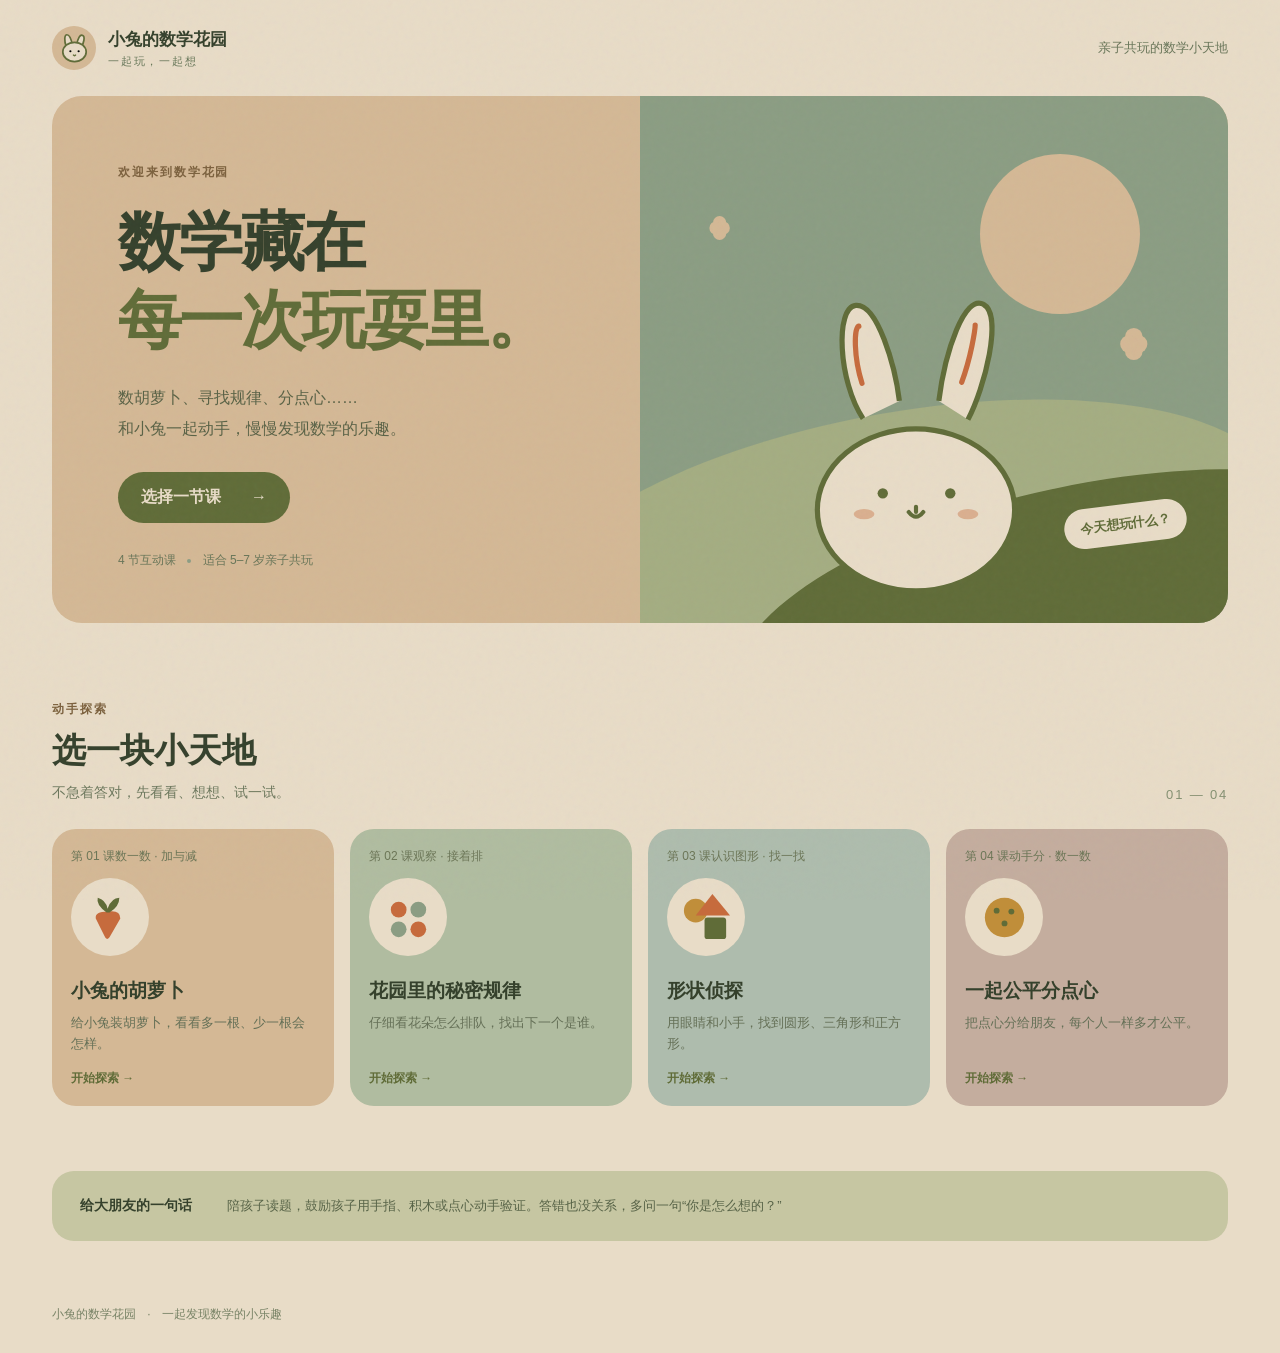
<file: index.html>
<!doctype html>
<html lang="zh-CN"><head><meta charset="utf-8"><meta name="viewport" content="width=device-width, initial-scale=1"><meta name="theme-color" content="#e8dcc7"><meta name="description" content="四节可以动手玩的儿童数学课，适合亲子一起探索。"><title>小兔的数学花园</title><link rel="stylesheet" href="style.css"></head>
<body>
<header class="site-header"><a href="#home" class="brand" aria-label="小兔的数学花园首页"><span class="brand-mark"><svg viewBox="0 0 48 48" aria-hidden="true"><path d="M12 21C9 14 9 4 13 4c4 0 7 10 8 15m6 0C29 9 32 3 36 5c4 2 1 12-2 17" fill="#e8dcc7" stroke="#606c38" stroke-width="2.5"/><ellipse cx="24" cy="29" rx="17" ry="14" fill="#e8dcc7" stroke="#606c38" stroke-width="2.5"/><circle cx="18" cy="28" r="1.6"/><circle cx="30" cy="28" r="1.6"/><path d="M22 33q2 3 4 0" fill="none" stroke="#606c38" stroke-width="2"/></svg></span><span>小兔的数学花园<small>一起玩，一起想</small></span></a><span class="header-note">亲子共玩的数学小天地</span></header>
<main><section id="home" class="home-view"><div class="hero"><div class="hero-copy"><span class="eyebrow">欢迎来到数学花园</span><h1>数学藏在<br><em>每一次玩耍里。</em></h1><p>数胡萝卜、寻找规律、分点心……<br>和小兔一起动手，慢慢发现数学的乐趣。</p><a class="primary" href="#lessons">选择一节课 <span aria-hidden="true">→</span></a><div class="hero-foot">4 节互动课 <i></i> 适合 5–7 岁亲子共玩</div></div><div class="hero-art" aria-hidden="true"><div class="sun"></div><div class="hill hill-back"></div><div class="hill hill-front"></div><svg class="rabbit" viewBox="0 0 260 290"><path d="M79 119C55 83 52 12 72 10c21-2 38 59 42 92M152 102c6-48 25-103 43-93 19 10 1 81-15 111" fill="#e8dcc7" stroke="#606c38" stroke-width="5"/><path d="M78 85C70 60 70 31 75 30M174 84c9-24 13-51 13-55" fill="none" stroke="#c66b3d" stroke-width="5" stroke-linecap="round"/><ellipse cx="130" cy="207" rx="95" ry="78" fill="#e8dcc7" stroke="#606c38" stroke-width="5"/><circle cx="98" cy="191" r="5" fill="#606c38"/><circle cx="163" cy="191" r="5" fill="#606c38"/><ellipse cx="80" cy="211" rx="10" ry="5" fill="#c66b3d" opacity=".4"/><ellipse cx="180" cy="211" rx="10" ry="5" fill="#c66b3d" opacity=".4"/><path d="M123 209q7 9 14 0m-7 0v-5" fill="none" stroke="#606c38" stroke-width="4" stroke-linecap="round"/></svg><div class="art-label">今天想玩什么？</div><div class="floating-flower f1"></div><div class="floating-flower f2"></div></div></div><section class="lesson-section" id="lessons"><div class="section-heading"><div><span class="eyebrow">动手探索</span><h2>选一块小天地</h2><p>不急着答对，先看看、想想、试一试。</p></div><span class="section-count">01 — 04</span></div><div id="lesson-grid" class="lesson-grid"></div></section><aside class="parent-note"><strong>给大朋友的一句话</strong><p>陪孩子读题，鼓励孩子用手指、积木或点心动手验证。答错也没关系，多问一句“你是怎么想的？”</p></aside></section>
<section id="lesson-view" class="lesson-view" hidden><button class="back" id="back">← 返回课程</button><div id="lesson-content"></div></section></main><footer>小兔的数学花园 <span>·</span> 一起发现数学的小乐趣</footer><script type="module" src="app.mjs"></script></body></html>
</file>
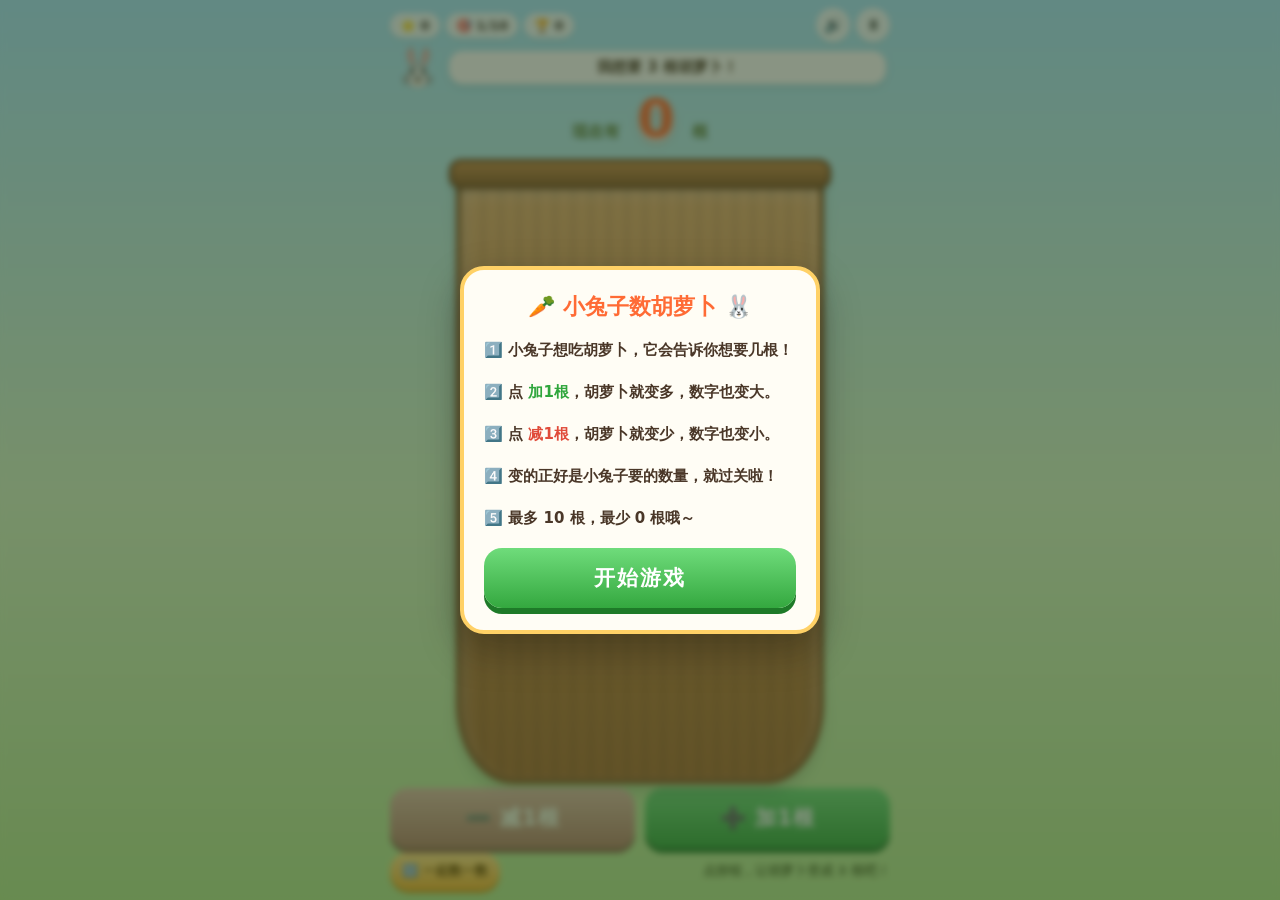
<file: carrot-game.html>
<!DOCTYPE html>
<html lang="zh-CN">
<head>
<meta charset="UTF-8">
<meta name="viewport" content="width=device-width, initial-scale=1.0, maximum-scale=1.0, user-scalable=no">
<title>小兔子数胡萝卜 🥕</title>
<style>
  * { box-sizing: border-box; -webkit-tap-highlight-color: transparent; }

  html, body {
    margin: 0; padding: 0; height: 100%; width: 100%;
    overflow: hidden;
  }

  body {
    font-family: "PingFang SC", "Hiragino Sans GB", "Microsoft YaHei", system-ui, sans-serif;
    background: linear-gradient(180deg, #a8e6ff 0%, #d8f6c8 55%, #b6ea8f 100%);
    display: flex;
    justify-content: center;
    align-items: stretch;
    user-select: none;
    -webkit-user-select: none;
    color: #3b2f2a;
  }

  /* ============ 主布局 ============ */
  #app {
    position: relative;
    width: 100%;
    max-width: 520px;
    height: 100%;
    display: flex;
    flex-direction: column;
    gap: 4px;
    padding: 8px 10px 10px;
  }

  /* ============ 顶部信息条 ============ */
  #hud { display: flex; gap: 6px; align-items: center; flex: 0 0 auto; }

  .hud-item {
    background: rgba(255,255,255,.88);
    border-radius: 999px;
    padding: 5px 10px;
    font-size: 13px;
    font-weight: 800;
    box-shadow: 0 2px 5px rgba(0,0,0,.08);
    white-space: nowrap;
  }

  .hud-spacer { flex: 1; }

  .icon-btn {
    border: none;
    background: rgba(255,255,255,.88);
    border-radius: 999px;
    width: 34px; height: 34px;
    font-size: 15px;
    cursor: pointer;
    box-shadow: 0 2px 5px rgba(0,0,0,.08);
    display: flex; align-items: center; justify-content: center;
    padding: 0;
    font-family: inherit;
  }
  .icon-btn:active { transform: scale(.92); }

  /* ============ 小兔子 + 对话泡 ============ */
  #bunnyRow {
    display: flex;
    align-items: center;
    gap: 8px;
    flex: 0 0 auto;
    padding: 2px 4px;
  }

  #bunny {
    font-size: 38px;
    line-height: 1;
    animation: bob 2s ease-in-out infinite;
    transform-origin: bottom center;
    flex: 0 0 auto;
  }
  @keyframes bob {
    0%,100% { transform: translateY(0); }
    50% { transform: translateY(-6px); }
  }
  #bunny.happy { animation: hop .45s ease-in-out 3; }
  @keyframes hop {
    0%,100% { transform: translateY(0) scale(1); }
    50% { transform: translateY(-18px) scale(1.15); }
  }

  #bubble {
    position: relative;
    background: #fff;
    border-radius: 14px;
    padding: 7px 12px;
    font-size: 15px;
    font-weight: 800;
    box-shadow: 0 3px 8px rgba(0,0,0,.1);
    flex: 1;
    text-align: center;
    color: #4a3728;
  }
  #bubble::before {
    content: '';
    position: absolute;
    left: -8px; top: 50%;
    transform: translateY(-50%);
    border: 8px solid transparent;
    border-right-color: #fff;
  }

  /* ============ 当前数量 ============ */
  #countRow {
    display: flex;
    align-items: baseline;
    justify-content: center;
    gap: 6px;
    flex: 0 0 auto;
  }
  .c-label { font-size: 16px; font-weight: 800; color: #5b7c3a; }

  #countNum {
    font-size: clamp(36px, 12vw, 54px);
    font-weight: 900;
    color: #ff6b35;
    line-height: 1;
    text-shadow: 0 2px 0 #fff, 0 4px 8px rgba(255,107,53,.35);
    display: inline-block;
    min-width: 1.1em;
    text-align: center;
  }
  #countNum.pop { animation: numPop .35s cubic-bezier(.34,1.56,.64,1); }
  @keyframes numPop {
    0% { transform: scale(1); }
    45% { transform: scale(1.4); }
    100% { transform: scale(1); }
  }

  /* ============ 篮子 ============ */
  #basketWrap {
    position: relative;
    flex: 1 1 auto;
    min-height: 158px;
    width: 100%;
    max-width: 380px;
    margin: 0 auto;
  }

  #basket {
    position: absolute;
    left: 6px; right: 6px; bottom: 0; top: 26px;
    background:
      repeating-linear-gradient(90deg, rgba(0,0,0,.05) 0 8px, transparent 8px 18px),
      linear-gradient(180deg, #e8b073, #cd8c4a 45%, #a86e33);
    border: 5px solid #8a5a2b;
    border-radius: 12px 12px 58px 58px / 12px 12px 80px 80px;
    box-shadow: inset 0 10px 18px rgba(255,255,255,.35), 0 8px 14px rgba(0,0,0,.15);
  }

  #basket::before {
    content: '';
    position: absolute;
    left: -12px; right: -12px; top: -22px; height: 24px;
    background: linear-gradient(180deg, #c98b4b, #8a5a2b);
    border-radius: 12px;
    border: 3px solid #6f4520;
    box-shadow: 0 3px 6px rgba(0,0,0,.2);
    z-index: 1;
  }

  #carrots {
    position: absolute;
    left: 20px; right: 20px; top: 30px; bottom: 12px;
    display: grid;
    grid-template-columns: repeat(5, 1fr);
    align-content: end;
    justify-items: center;
    gap: 0;
    z-index: 3;
    pointer-events: none;
  }

  .carrot {
    font-size: clamp(22px, 7.2vw, 32px);
    line-height: 1.12;
    filter: drop-shadow(0 2px 3px rgba(0,0,0,.3));
    display: block;
    transition: transform .2s ease, filter .2s ease;
  }

  .carrot.drop { animation: dropIn .42s cubic-bezier(.34,1.56,.64,1); }
  @keyframes dropIn {
    0% { transform: translateY(-70px) scale(.35) rotate(-30deg); opacity: 0; }
    70% { transform: translateY(4px) scale(1.15) rotate(6deg); opacity: 1; }
    100% { transform: translateY(0) scale(1) rotate(0deg); opacity: 1; }
  }

  .carrot.count-hi {
    transform: scale(1.5) translateY(-4px);
    filter: drop-shadow(0 0 10px #ffd166) drop-shadow(0 0 4px #fff);
  }

  #ghostLayer {
    position: absolute;
    inset: 0;
    pointer-events: none;
    z-index: 4;
  }

  .fly-out { animation: flyOut .42s ease-in forwards; }
  @keyframes flyOut {
    0% { transform: translateY(0) scale(1); opacity: 1; }
    100% { transform: translateY(-90px) scale(.35) rotate(40deg); opacity: 0; }
  }

  /* ============ 加减按钮 ============ */
  #controls { display: flex; gap: 10px; flex: 0 0 auto; }

  #controls button {
    flex: 1;
    min-height: 60px;
    border: none;
    border-radius: 18px;
    font-family: inherit;
    font-size: clamp(17px, 5vw, 21px);
    font-weight: 900;
    color: #fff;
    cursor: pointer;
    letter-spacing: 1px;
    transition: transform .08s ease, box-shadow .08s ease, filter .2s;
    touch-action: manipulation;
  }

  #plusBtn {
    background: linear-gradient(180deg, #6fdc7b, #34a83f);
    box-shadow: 0 5px 0 #1e7a28;
  }
  #minusBtn {
    background: linear-gradient(180deg, #ff9285, #e04b3a);
    box-shadow: 0 5px 0 #a3301f;
  }
  #plusBtn:active { transform: translateY(5px); box-shadow: 0 0 0 #1e7a28; }
  #minusBtn:active { transform: translateY(5px); box-shadow: 0 0 0 #a3301f; }

  #controls button.dim { filter: grayscale(.55) brightness(1.12); opacity: .78; }

  .shake { animation: shakeX .4s; }
  @keyframes shakeX {
    0%,100% { transform: translateX(0); }
    20% { transform: translateX(-8px); }
    40% { transform: translateX(8px); }
    60% { transform: translateX(-6px); }
    80% { transform: translateX(6px); }
  }

  /* ============ 提示行 ============ */
  #hintRow { display: flex; align-items: center; gap: 8px; flex: 0 0 auto; }

  #countBtn {
    border: none;
    border-radius: 999px;
    padding: 8px 12px;
    background: linear-gradient(180deg, #ffe08a, #f5b731);
    color: #6b4a00;
    font-weight: 900;
    font-size: 13px;
    font-family: inherit;
    cursor: pointer;
    white-space: nowrap;
    box-shadow: 0 3px 0 #c99118;
    min-height: 38px;
    flex: 0 0 auto;
  }
  #countBtn:active { transform: translateY(3px); box-shadow: none; }

  #hint {
    flex: 1;
    font-size: 13px;
    font-weight: 700;
    color: #5b7c3a;
    text-align: right;
    line-height: 1.3;
  }
  #hint.warn { color: #d94b32; }

  /* ============ 星星弹出 ============ */
  .stars-pop {
    position: absolute;
    left: 50%;
    top: 8%;
    transform: translateX(-50%);
    font-size: 30px;
    z-index: 12;
    animation: starsUp 1.6s ease-out forwards;
    pointer-events: none;
    filter: drop-shadow(0 2px 4px rgba(0,0,0,.25));
    white-space: nowrap;
  }
  @keyframes starsUp {
    0% { opacity: 0; transform: translateX(-50%) translateY(20px) scale(.5); }
    30% { opacity: 1; transform: translateX(-50%) translateY(0) scale(1.2); }
    100% { opacity: 0; transform: translateX(-50%) translateY(-44px) scale(1); }
  }

  /* ============ 覆盖层 ============ */
  .overlay {
    position: fixed;
    inset: 0;
    background: rgba(40, 60, 30, .55);
    backdrop-filter: blur(3px);
    -webkit-backdrop-filter: blur(3px);
    display: flex;
    align-items: center;
    justify-content: center;
    z-index: 50;
    padding: 16px;
  }
  .overlay.hidden { display: none; }

  .panel {
    background: #fffdf5;
    border-radius: 24px;
    padding: 22px 20px;
    width: 100%;
    max-width: 360px;
    text-align: center;
    box-shadow: 0 16px 40px rgba(0,0,0,.3);
    border: 4px solid #ffd166;
    max-height: 92vh;
    overflow-y: auto;
  }

  .panel-title {
    font-size: 22px;
    font-weight: 900;
    color: #ff6b35;
    margin-bottom: 12px;
  }

  .rules {
    text-align: left;
    font-size: 15px;
    line-height: 1.8;
    color: #4a3728;
    font-weight: 700;
    margin-bottom: 16px;
  }
  .rules b.green { color: #2fa63c; }
  .rules b.red { color: #e04b3a; }

  .start-btn {
    width: 100%;
    border: none;
    border-radius: 18px;
    padding: 16px;
    font-size: 21px;
    font-weight: 900;
    color: #fff;
    background: linear-gradient(180deg, #6fdc7b, #34a83f);
    box-shadow: 0 6px 0 #1e7a28;
    font-family: inherit;
    cursor: pointer;
    letter-spacing: 2px;
  }
  .start-btn:active { transform: translateY(6px); box-shadow: none; }

  .big-score {
    font-size: 46px;
    font-weight: 900;
    color: #ff6b35;
    margin: 6px 0 4px;
    text-shadow: 0 2px 0 #fff;
  }

  /* ============ 成就提示 ============ */
  #toast {
    position: fixed;
    top: 10px;
    left: 50%;
    transform: translateX(-50%);
    z-index: 80;
    display: flex;
    flex-direction: column;
    gap: 6px;
    align-items: center;
    pointer-events: none;
  }

  .toast-item {
    background: linear-gradient(180deg, #fff6cf, #ffd76e);
    border: 3px solid #e0a300;
    color: #7a5200;
    font-weight: 900;
    font-size: 14px;
    padding: 8px 16px;
    border-radius: 999px;
    box-shadow: 0 6px 16px rgba(0,0,0,.2);
    animation: toastLife 2.2s ease forwards;
    white-space: nowrap;
  }

  @keyframes toastLife {
    0% { opacity: 0; transform: translateY(-16px) scale(.9); }
    12% { opacity: 1; transform: translateY(0) scale(1); }
    80% { opacity: 1; transform: translateY(0) scale(1); }
    100% { opacity: 0; transform: translateY(-10px) scale(.95); }
  }

  /* ============ 彩纸 ============ */
  #fx {
    position: fixed;
    inset: 0;
    pointer-events: none;
    overflow: hidden;
    z-index: 60;
  }

  .confetti {
    position: absolute;
    top: 42%;
    width: 10px;
    height: 14px;
    border-radius: 3px;
    animation: confettiFly 1.15s ease-out forwards;
  }

  @keyframes confettiFly {
    0% { transform: translate(0, 0) rotate(0deg); opacity: 1; }
    100% {
      transform: translate(var(--dx), calc(var(--dy) + 300px)) rotate(var(--rot));
      opacity: 0;
    }
  }

  /* ============ 小屏适配 ============ */
  @media (max-height: 640px) {
    #bunny { font-size: 30px; }
    #bubble { font-size: 13px; padding: 5px 10px; }
    #countNum { font-size: 38px; }
    #basketWrap { min-height: 140px; }
    #controls button { min-height: 52px; font-size: 17px; }
    .carrot { font-size: 23px; }
    .rules { font-size: 14px; line-height: 1.65; }
    .panel-title { font-size: 19px; }
  }
</style>

</head>
<body>

<div id="app">
  <div id="hud">
    <div class="hud-item">⭐ <span id="score">0</span></div>
    <div class="hud-item">🎯 <span id="roundNum">1</span>/10</div>
    <div class="hud-item">🏆 <span id="best">0</span></div>
    <div class="hud-spacer"></div>
    <button id="soundBtn" class="icon-btn" onclick="toggleSound()" title="声音开关">🔊</button>
    <button id="pauseBtn" class="icon-btn" onclick="togglePause()" title="暂停">⏸</button>
  </div>

  <div id="bunnyRow">
    <div id="bunny">🐰</div>
    <div id="bubble">我想要 3 根胡萝卜！</div>
  </div>

  <div id="countRow">
    <span class="c-label">现在有</span>
    <span id="countNum">0</span>
    <span class="c-label">根</span>
  </div>

  <div id="basketWrap">
    <div id="basket">
      <div id="carrots"></div>
    </div>
    <div id="ghostLayer"></div>
  </div>

  <div id="controls">
    <button id="minusBtn" onclick="changeCount(-1)">➖ 减1根</button>
    <button id="plusBtn" onclick="changeCount(1)">➕ 加1根</button>
  </div>

  <div id="hintRow">
    <button id="countBtn" onclick="countAloud()">🔢 一起数一数</button>
    <div id="hint">点按钮，让胡萝卜变成 3 根吧！</div>
  </div>
</div>

<div id="fx"></div>
<div id="toast"></div>

<!-- 开始界面 -->
<div id="startScreen" class="overlay">
  <div class="panel">
    <div class="panel-title">🥕 小兔子数胡萝卜 🐰</div>
    <div class="rules">
      <p>1️⃣ 小兔子想吃胡萝卜，它会告诉你想要几根！</p>
      <p>2️⃣ 点 <b class="green">加1根</b>，胡萝卜就变多，数字也变大。</p>
      <p>3️⃣ 点 <b class="red">减1根</b>，胡萝卜就变少，数字也变小。</p>
      <p>4️⃣ 变的正好是小兔子要的数量，就过关啦！</p>
      <p>5️⃣ 最多 10 根，最少 0 根哦～</p>
    </div>
    <button class="start-btn" onclick="startGame()">开始游戏</button>
  </div>
</div>

<!-- 通关界面 -->
<div id="gameOverScreen" class="overlay hidden">
  <div class="panel">
    <div class="panel-title">🎉 全部完成啦！</div>
    <div style="font-size:15px;font-weight:800;color:#5b7c3a;">你一共得到</div>
    <div class="big-score" id="finalScore">0</div>
    <div style="font-size:15px;font-weight:800;color:#5b7c3a;margin-bottom:16px;">分，小兔子吃得好饱！🐰💕</div>
    <button class="start-btn" onclick="restartGame()">再玩一次</button>
  </div>
</div>

<!-- 暂停界面 -->
<div id="pauseScreen" class="overlay hidden">
  <div class="panel">
    <div class="panel-title">⏸ 休息一下</div>
    <div style="font-size:15px;font-weight:800;color:#5b7c3a;margin-bottom:16px;">小兔子在等你回来哦～</div>
    <button class="start-btn" onclick="togglePause()">继续游戏</button>
  </div>
</div>

<script>
'use strict';

/* ====================== 常量与状态 ====================== */

var MAX_CARROTS = 10;
var TOTAL_ROUNDS = 10;

var ACHIEVEMENTS = [
  { id: 'first_add', name: '第一次加', icon: '➕' },
  { id: 'first_sub', name: '第一次减', icon: '➖' },
  { id: 'full10',    name: '满篮啦（10根）', icon: '🧺' },
  { id: 'empty0',    name: '空空的（0根）', icon: '😮' },
  { id: 'perfect',   name: '一次就对', icon: '⭐' },
  { id: 'combo3',    name: '连对3关', icon: '🔥' },
  { id: 'finish',    name: '全部完成', icon: '🏆' }
];

var state = {
  count: 0,
  target: 0,
  round: 1,
  score: 0,
  wrong: 0,
  roundStart: 0,
  active: false,
  paused: false,
  busy: false,
  soundOn: true,
  perfectStreak: 0
};

var unlocked = {};
var best = 0;
var audioCtx = null;
var countToken = 0;
var el = {};

/* ====================== 小工具 ====================== */

function randInt(a, b) {
  if (b < a) { var t = a; a = b; b = t; }
  return Math.floor(Math.random() * (b - a + 1)) + a;
}

function loadSave() {
  try {
    var raw = localStorage.getItem('rabbit_carrot_save');
    if (!raw) return {};
    return JSON.parse(raw) || {};
  } catch (e) { return {}; }
}

function persistSave() {
  try {
    localStorage.setItem('rabbit_carrot_save', JSON.stringify({
      best: best,
      unlocked: unlocked
    }));
  } catch (e) {}
}

/* ====================== 声音 ====================== */

function ensureAudio() {
  if (!audioCtx) {
    try {
      var AC = window.AudioContext || window.webkitAudioContext;
      if (AC) audioCtx = new AC();
    } catch (e) { audioCtx = null; }
  }
  if (audioCtx && audioCtx.state === 'suspended') {
    try { audioCtx.resume(); } catch (e) {}
  }
}

function beep(freq, dur, type, vol) {
  if (!state.soundOn) return;
  ensureAudio();
  if (!audioCtx) return;
  try {
    var t = audioCtx.currentTime;
    var o = audioCtx.createOscillator();
    var g = audioCtx.createGain();
    o.type = type || 'sine';
    o.frequency.setValueAtTime(freq, t);
    g.gain.setValueAtTime(vol || 0.07, t);
    g.gain.exponentialRampToValueAtTime(0.0001, t + dur);
    o.connect(g);
    g.connect(audioCtx.destination);
    o.start(t);
    o.stop(t + dur + 0.03);
  } catch (e) {}
}

function speak(text) {
  if (!state.soundOn) return;
  if (!('speechSynthesis' in window)) return;
  try {
    window.speechSynthesis.cancel();
    var u = new SpeechSynthesisUtterance(text);
    u.lang = 'zh-CN';
    u.rate = 0.95;
    u.pitch = 1.25;
    u.volume = 1;
    window.speechSynthesis.speak(u);
  } catch (e) {}
}

/* ====================== 成就 ====================== */

function unlock(id) {
  if (unlocked[id]) return;
  var a = null;
  for (var i = 0; i < ACHIEVEMENTS.length; i++) {
    if (ACHIEVEMENTS[i].id === id) { a = ACHIEVEMENTS[i]; break; }
  }
  if (!a) return;
  unlocked[id] = true;
  persistSave();
  showToast('🏅 ' + a.icon + ' ' + a.name);
  beep(920, 0.1, 'triangle', 0.06);
}

function showToast(text) {
  if (!el.toast) return;
  var t = document.createElement('div');
  t.className = 'toast-item';
  t.textContent = text;
  el.toast.appendChild(t);
  setTimeout(function () { if (t.parentNode) t.parentNode.removeChild(t); }, 2200);
}

/* ====================== 视觉反馈 ====================== */

function confettiBurst() {
  if (!el.fx) return;
  var colors = ['#ff6b35', '#ffd166', '#06d6a0', '#118ab2', '#ef476f', '#a06cd5'];
  for (var i = 0; i < 30; i++) {
    var p = document.createElement('div');
    p.className = 'confetti';
    p.style.left = (50 + (Math.random() - 0.5) * 34) + '%';
    p.style.background = colors[Math.floor(Math.random() * colors.length)];
    p.style.setProperty('--dx', ((Math.random() * 2 - 1) * 170) + 'px');
    p.style.setProperty('--dy', (-90 - Math.random() * 170) + 'px');
    p.style.setProperty('--rot', (Math.random() * 720 - 360) + 'deg');
    p.style.animationDelay = (Math.random() * 0.16) + 's';
    el.fx.appendChild(p);
    (function (node) {
      setTimeout(function () { if (node.parentNode) node.parentNode.removeChild(node); }, 1500);
    })(p);
  }
}

function showStars(n) {
  if (!el.basketWrap) return;
  var d = document.createElement('div');
  d.className = 'stars-pop';
  var s = '';
  for (var i = 0; i < n; i++) s += '⭐';
  d.textContent = s;
  el.basketWrap.appendChild(d);
  setTimeout(function () { if (d.parentNode) d.parentNode.removeChild(d); }, 1700);
}

function shakeButton(btn) {
  if (!btn) return;
  btn.classList.remove('shake');
  void btn.offsetWidth;
  btn.classList.add('shake');
  setTimeout(function () { btn.classList.remove('shake'); }, 420);
}

function setHint(text, warn) {
  el.hint.textContent = text;
  if (warn) el.hint.classList.add('warn');
  else el.hint.classList.remove('warn');
}

/* ====================== 胡萝卜渲染 ====================== */

function rebuildCarrots(n) {
  el.carrots.innerHTML = '';
  for (var i = 0; i < n; i++) {
    var c = document.createElement('div');
    c.className = 'carrot';
    c.textContent = '🥕';
    el.carrots.appendChild(c);
  }
}

function addCarrot() {
  if (el.carrots.children.length >= MAX_CARROTS) return;
  var c = document.createElement('div');
  c.className = 'carrot drop';
  c.textContent = '🥕';
  el.carrots.appendChild(c);
}

function removeCarrot() {
  var last = el.carrots.lastElementChild;
  if (!last) return;

  var wrapRect = el.basketWrap.getBoundingClientRect();
  var r = last.getBoundingClientRect();

  var ghost = last.cloneNode(true);
  ghost.classList.remove('drop');
  ghost.classList.add('fly-out');
  ghost.style.position = 'absolute';
  ghost.style.left = (r.left - wrapRect.left) + 'px';
  ghost.style.top = (r.top - wrapRect.top) + 'px';
  ghost.style.width = r.width + 'px';
  ghost.style.height = r.height + 'px';
  ghost.style.margin = '0';
  ghost.style.lineHeight = '1.12';
  el.ghostLayer.appendChild(ghost);
  setTimeout(function () { if (ghost.parentNode) ghost.parentNode.removeChild(ghost); }, 480);

  el.carrots.removeChild(last);
}

/* ====================== 数字与按钮 ====================== */

function updateCountDisplay(animate) {
  el.countNum.textContent = state.count;
  if (animate !== false) {
    el.countNum.classList.remove('pop');
    void el.countNum.offsetWidth;
    el.countNum.classList.add('pop');
  }
  updateButtons();
}

function updateButtons() {
  if (state.count >= MAX_CARROTS) el.plusBtn.classList.add('dim');
  else el.plusBtn.classList.remove('dim');

  if (state.count <= 0) el.minusBtn.classList.add('dim');
  else el.minusBtn.classList.remove('dim');
}

/* ====================== 核心玩法 ====================== */

function changeCount(delta) {
  if (!state.active || state.paused || state.busy) return;
  ensureAudio();

  var before = state.count;
  var next = before + delta;

  if (next > MAX_CARROTS) {
    setHint('哎呀，篮子里最多只能放 10 根啦！不能再加喽～', true);
    shakeButton(el.plusBtn);
    beep(200, 0.18, 'square', 0.06);
    speak('最多只能放10根啦');
    return;
  }

  if (next < 0) {
    setHint('篮子里已经空空的啦！不能再减喽～', true);
    shakeButton(el.minusBtn);
    beep(200, 0.18, 'square', 0.06);
    speak('已经没有了，不能再减啦');
    return;
  }

  state.count = next;
  if (delta > 0) addCarrot();
  else removeCarrot();

  updateCountDisplay(true);

  var distBefore = Math.abs(before - state.target);
  var distAfter = Math.abs(next - state.target);
  var movedAway = distAfter > distBefore;
  if (movedAway) state.wrong++;

  if (delta > 0) beep(480 + next * 32, 0.1, 'sine', 0.07);
  else beep(430 - next * 8, 0.12, 'sine', 0.07);

  speak('现在有' + next + '根');

  if (state.count === 0) unlock('empty0');
  if (state.count === MAX_CARROTS) unlock('full10');
  if (delta > 0) unlock('first_add');
  else unlock('first_sub');

  if (next === state.target) {
    completeRound();
    return;
  }

  if (movedAway) {
    setHint('离 ' + state.target + ' 根更远啦，换一个按钮试试！', true);
  } else if (distAfter === 1) {
    setHint('快到了！现在是 ' + next + ' 根，再点一下就好啦！');
  } else {
    setHint('现在是 ' + next + ' 根，还差 ' + distAfter + ' 根就到 ' + state.target + ' 根啦！');
  }
}

function completeRound() {
  state.busy = true;
  countToken++;

  var elapsed = (Date.now() - state.roundStart) / 1000;
  var fast = elapsed <= 10;

  var pts = 10;
  if (fast) pts += 5;

  var stars = state.wrong === 0 ? 3 : (state.wrong <= 2 ? 2 : 1);

  if (stars === 3) state.perfectStreak++;
  else state.perfectStreak = 0;

  state.score += pts;
  el.scoreEl.textContent = state.score;

  if (stars === 3) unlock('perfect');
  if (state.perfectStreak >= 3) unlock('combo3');

  el.bunny.classList.add('happy');
  el.bubble.textContent = '哇！正好 ' + state.target + ' 根！谢谢你！';
  setHint('✅ 成功啦！加 ' + pts + ' 分' + (fast ? '（速度奖励 +5）' : ''), false);
  speak('太棒啦，' + state.target + '根，谢谢你');

  beep(660, 0.12, 'sine', 0.08);
  setTimeout(function () { beep(880, 0.18, 'sine', 0.08); }, 130);

  confettiBurst();
  showStars(stars);

  setTimeout(function () {
    el.bunny.classList.remove('happy');
    if (state.round >= TOTAL_ROUNDS) {
      endGame();
    } else {
      state.round++;
      setupRound();
    }
  }, 1900);
}

function setupRound() {
  var r = state.round;
  el.roundEl.textContent = r;

  var lo = 1, hi = 5;
  if (r >= 7) { lo = 3; hi = 10; }
  else if (r >= 4) { lo = 2; hi = 8; }

  var target = randInt(lo, hi);
  var start = 0;

  if (r >= 4) {
    var roll = Math.random();
    if (roll < 0.3) {
      start = randInt(0, Math.max(0, target - 1));
    } else if (roll < 0.6 && target < MAX_CARROTS) {
      start = randInt(target + 1, MAX_CARROTS);
    }
  }
  if (start === target) start = 0;

  state.target = target;
  state.count = start;
  state.wrong = 0;
  state.roundStart = Date.now();
  state.busy = false;

  rebuildCarrots(start);
  updateCountDisplay(false);
  updateButtons();

  el.bubble.textContent = '我想要 ' + target + ' 根胡萝卜！';
  setHint('点下面的按钮，把胡萝卜变成 ' + target + ' 根吧！', false);
  speak('我想要' + target + '根胡萝卜');
}

function startGame() {
  ensureAudio();

  el.startScreen.classList.add('hidden');
  el.gameOverScreen.classList.add('hidden');
  el.pauseScreen.classList.add('hidden');

  state.score = 0;
  state.round = 1;
  state.perfectStreak = 0;
  state.active = true;
  state.paused = false;
  state.busy = false;

  el.scoreEl.textContent = '0';
  document.getElementById('pauseBtn').textContent = '⏸';

  setupRound();
}

function restartGame() {
  startGame();
}

function endGame() {
  state.active = false;
  state.busy = false;

  if (state.score > best) {
    best = state.score;
    el.bestEl.textContent = best;
  }
  persistSave();
  unlock('finish');

  document.getElementById('finalScore').textContent = state.score;
  el.gameOverScreen.classList.remove('hidden');
  speak('你一共得到' + state.score + '分，真棒');
}

/* ====================== 一起数一数 ====================== */

function countAloud() {
  if (!state.active || state.paused || state.busy) return;
  ensureAudio();

  var token = ++countToken;
  var items = Array.prototype.slice.call(el.carrots.children);

  if (items.length === 0) {
    speak('篮子里一根也没有，是零根');
    setHint('篮子里 0 根，空空的～');
    beep(300, 0.15, 'sine', 0.06);
    return;
  }

  setHint('跟着小兔子一起数一数吧！');

  var i = 0;
  function step() {
    if (token !== countToken) return;
    if (i >= items.length) {
      speak('一共' + items.length + '根');
      setHint('一共 ' + items.length + ' 根胡萝卜！🥕');
      return;
    }
    var node = items[i];
    if (!node || !node.parentNode) { i++; setTimeout(step, 120); return; }

    node.classList.add('count-hi');
    beep(520 + i * 45, 0.1, 'sine', 0.06);
    speak(String(i + 1));

    (function (n) {
      setTimeout(function () { n.classList.remove('count-hi'); }, 440);
    })(node);

    i++;
    setTimeout(step, 720);
  }
  step();
}

/* ====================== 暂停 / 声音 ====================== */

function togglePause() {
  if (!state.active) return;
  state.paused = !state.paused;

  if (state.paused) {
    countToken++;
    el.pauseScreen.classList.remove('hidden');
    document.getElementById('pauseBtn').textContent = '▶';
    if ('speechSynthesis' in window) {
      try { window.speechSynthesis.cancel(); } catch (e) {}
    }
  } else {
    el.pauseScreen.classList.add('hidden');
    document.getElementById('pauseBtn').textContent = '⏸';
  }
}

function toggleSound() {
  state.soundOn = !state.soundOn;
  document.getElementById('soundBtn').textContent = state.soundOn ? '🔊' : '🔇';
  if (!state.soundOn && 'speechSynthesis' in window) {
    try { window.speechSynthesis.cancel(); } catch (e) {}
  }
  if (state.soundOn) beep(700, 0.1, 'sine', 0.07);
}

/* ====================== 初始化 ====================== */

function initGame() {
  el.scoreEl   = document.getElementById('score');
  el.roundEl   = document.getElementById('roundNum');
  el.bestEl    = document.getElementById('best');
  el.bubble    = document.getElementById('bubble');
  el.bunny     = document.getElementById('bunny');
  el.countNum  = document.getElementById('countNum');
  el.carrots   = document.getElementById('carrots');
  el.hint      = document.getElementById('hint');
  el.plusBtn   = document.getElementById('plusBtn');
  el.minusBtn  = document.getElementById('minusBtn');
  el.basketWrap = document.getElementById('basketWrap');
  el.ghostLayer = document.getElementById('ghostLayer');
  el.startScreen    = document.getElementById('startScreen');
  el.gameOverScreen = document.getElementById('gameOverScreen');
  el.pauseScreen    = document.getElementById('pauseScreen');
  el.toast = document.getElementById('toast');
  el.fx    = document.getElementById('fx');

  var save = loadSave();
  best = save.best || 0;
  unlocked = save.unlocked || {};

  el.bestEl.textContent = best;
  el.roundEl.textContent = '1';
  updateButtons();

  // 键盘支持（方便家长在电脑上辅助）
  document.addEventListener('keydown', function (e) {
    if (!state.active) return;
    if (e.key === 'ArrowUp' || e.key === '+' || e.key === '=') {
      changeCount(1);
      e.preventDefault();
    } else if (e.key === 'ArrowDown' || e.key === '-' || e.key === '_') {
      changeCount(-1);
      e.preventDefault();
    }
  });

  // 防止移动端双击缩放
  document.addEventListener('gesturestart', function (e) { e.preventDefault(); });
}

initGame();

/* 暴露给 inline onclick 使用 */
window.startGame   = startGame;
window.restartGame = restartGame;
window.changeCount = changeCount;
window.countAloud  = countAloud;
window.togglePause = togglePause;
window.toggleSound = toggleSound;
</script>
</body>
</html>
</file>
<file: style.css>
:root{--sand:#e8dcc7;--sage:#8b9d83;--moss:#606c38;--clay:#b08b6e;--orange:#c66b3d;--ochre:#c08e3a;--ink:#35412c}*{box-sizing:border-box}html{scroll-behavior:auto}body{margin:0;background:var(--sand);color:var(--ink);font-family:"Avenir Next","PingFang SC","Microsoft YaHei",sans-serif}body::before{content:"";position:fixed;inset:0;pointer-events:none;opacity:.035;z-index:10;background-image:url("data:image/svg+xml,%3Csvg viewBox='0 0 180 180' xmlns='http://www.w3.org/2000/svg'%3E%3Cfilter id='n'%3E%3CfeTurbulence type='fractalNoise' baseFrequency='.9' numOctaves='3' stitchTiles='stitch'/%3E%3C/filter%3E%3Crect width='100%25' height='100%25' filter='url(%23n)'/%3E%3C/svg%3E")}a{color:inherit;text-decoration:none}button{font:inherit;cursor:pointer}button:focus-visible,a:focus-visible{outline:3px solid #c66b3d;outline-offset:4px}.site-header{max-width:1240px;margin:auto;padding:26px 32px;display:flex;align-items:center;justify-content:space-between}.brand{display:flex;align-items:center;gap:12px;font-weight:800;font-size:17px}.brand-mark{display:grid;place-items:center;width:44px;height:44px;background:#d4b895;border-radius:50%}.brand-mark svg{width:33px}.brand small{display:block;font-size:11px;font-weight:500;letter-spacing:.16em;color:#667658;margin-top:3px}.header-note{color:#687558;font-size:13px}main{max-width:1240px;margin:auto;padding:0 32px}.hero{border-radius:30px;overflow:hidden;background:#d4b895;min-height:460px;display:grid;grid-template-columns:1fr 1fr}.hero-copy{padding:66px 0 54px 66px;z-index:1}.eyebrow{font-size:12px;font-weight:800;color:#7c613e;letter-spacing:.16em}.hero h1{font-family:Georgia,"Songti SC",serif;font-size:clamp(38px,5vw,64px);line-height:1.22;letter-spacing:-.04em;margin:23px 0}.hero h1 em{color:#606c38;font-style:normal}.hero-copy p{font-size:16px;line-height:1.9;color:#596246;margin:0 0 28px}.primary{border:0;background:#606c38;color:#e8dcc7;border-radius:100px;padding:15px 23px;display:inline-flex;align-items:center;gap:30px;font-weight:700;transition:transform .3s,background .3s}.primary:hover{transform:translateY(-3px);background:#485529}.hero-foot{font-size:12px;color:#687558;margin-top:29px}.hero-foot i{display:inline-block;width:4px;height:4px;vertical-align:middle;background:#8b9d83;border-radius:50%;margin:0 8px}.hero-art{position:relative;overflow:hidden;min-height:400px;background:#8b9d83}.sun{position:absolute;width:160px;height:160px;border-radius:50%;background:#d4b895;right:15%;top:11%}.hill{position:absolute;border-radius:50%}.hill-back{width:130%;height:55%;left:-20%;bottom:-15%;background:#a4ad82;transform:rotate(-10deg)}.hill-front{width:120%;height:50%;left:15%;bottom:-24%;background:#606c38;transform:rotate(-12deg)}.rabbit{position:absolute;width:47%;max-width:270px;bottom:5%;left:24%;animation:breathe 4s ease-in-out infinite;transform-origin:bottom}.art-label{position:absolute;right:7%;bottom:15%;background:#e8dcc7;border-radius:30px;padding:11px 16px;font-size:13px;font-weight:bold;color:#606c38;transform:rotate(-7deg)}.floating-flower{position:absolute;width:22px;height:22px;border-radius:50%;background:#d4b895;box-shadow:12px 0 #d4b895,6px -9px #d4b895,6px 9px #d4b895}.f1{left:11%;top:23%;transform:scale(.6)}.f2{right:15%;top:45%;transform:scale(.8)}@keyframes breathe{50%{transform:translateY(-5px)}}.lesson-section{padding:76px 0 35px}.section-heading{display:flex;justify-content:space-between;align-items:end;margin-bottom:27px}.section-heading h2{font-family:Georgia,"Songti SC",serif;font-size:34px;margin:10px 0}.section-heading p{margin:0;color:#6d785d;font-size:14px}.section-count{font-size:13px;letter-spacing:.14em;color:#849071}.lesson-grid{display:grid;grid-template-columns:repeat(4,1fr);gap:16px}.lesson-card{border:0;text-align:left;background:#d4b895;color:var(--ink);border-radius:24px;padding:19px;min-height:272px;display:flex;flex-direction:column;transition:transform .3s,box-shadow .3s}.lesson-card:hover{transform:translateY(-6px);box-shadow:0 12px 24px #606c3825}.card-top{display:flex;justify-content:space-between;font-size:12px;color:#6b7556}.card-art{height:105px;display:grid;place-items:center}.art-circle{height:78px;width:78px;border-radius:50%;display:grid;place-items:center;background:#e8dcc7}.art-circle svg{width:55px;height:55px}.lesson-card h3{font-size:19px;margin:8px 0}.lesson-card p{font-size:13px;line-height:1.65;color:#657057;margin:0 0 15px}.card-bottom{margin-top:auto;font-size:12px;font-weight:700;color:#606c38}.lesson-card.green{background:#b0bca0}.lesson-card.blue{background:#aebcad}.lesson-card.purple{background:#c4ad9e}.parent-note{margin:30px 0 65px;border-radius:22px;padding:24px 28px;background:#c6c6a2;display:flex;gap:35px;align-items:baseline}.parent-note strong{white-space:nowrap;font-size:14px}.parent-note p{font-size:13px;line-height:1.7;margin:0;color:#586448}footer{max-width:1240px;margin:auto;padding:0 32px 30px;font-size:12px;color:#788366}footer span{margin:0 8px}.lesson-view{padding:8px 0 75px;max-width:1000px;margin:auto}.back{background:none;border:0;padding:10px 0;color:#606c38;font-weight:700}.lesson-header{margin:30px 0}.lesson-header h1{font-family:Georgia,"Songti SC",serif;font-size:clamp(32px,5vw,48px);margin:10px 0}.lesson-header p{color:#647156;line-height:1.7}.play-panel,.quiz-panel{background:#d4b895;border-radius:26px;padding:28px;margin:18px 0}.play-panel h2,.quiz-panel h2{font-size:20px;margin:0 0 8px}.play-panel p,.quiz-panel p{line-height:1.7}.game-frame{display:block;width:100%;height:580px;border:0;border-radius:18px;background:#aebcad}.tip{border-left:4px solid #c66b3d;padding:5px 0 5px 16px;color:#596448}.quiz-head{display:flex;justify-content:space-between;gap:12px;align-items:center}.quiz-progress{color:#606c38;font-size:13px;font-weight:700}.question{font-size:clamp(19px,3vw,25px);font-weight:800;line-height:1.6;margin:25px 0 18px}.visual-row{min-height:60px;display:flex;flex-wrap:wrap;gap:10px;margin-bottom:20px}.visual{height:54px;width:54px;display:grid;place-items:center;border-radius:16px;background:#e8dcc7}.visual svg{width:40px;height:40px}.answers{display:grid;grid-template-columns:repeat(3,1fr);gap:12px}.answer{border:2px solid transparent;background:#e8dcc7;border-radius:16px;padding:17px 10px;color:#39452f;font-weight:800;font-size:17px}.answer:hover{border-color:#8b9d83}.answer.correct{background:#aebf9f;border-color:#606c38}.answer.incorrect{border-color:#c66b3d}.feedback{min-height:34px;margin:14px 0;color:#596448;font-weight:700;line-height:1.7}.next{border:0;background:#606c38;color:#e8dcc7;border-radius:100px;padding:13px 25px;font-weight:700}.complete{padding:15px 0 8px}.complete h3{font-size:24px}.restart{margin-left:8px;border:0;background:transparent;color:#606c38;text-decoration:underline;padding:12px}@media(max-width:800px){.site-header{padding:18px 20px}.header-note{display:none}main{padding:0 18px}.hero{grid-template-columns:1fr}.hero-copy{padding:38px 28px}.hero h1{font-size:42px}.hero-art{min-height:260px}.rabbit{width:190px;left:31%}.lesson-section{padding-top:48px}.lesson-grid{grid-template-columns:repeat(2,1fr)}.parent-note{display:block}.parent-note p{margin-top:10px}.game-frame{height:560px}}@media(max-width:420px){.hero h1{font-size:36px}.hero-art{min-height:230px}.lesson-grid{gap:10px}.lesson-card{padding:15px;min-height:248px}.lesson-card h3{font-size:16px}.section-heading h2{font-size:28px}.section-count{display:none}.play-panel,.quiz-panel{padding:18px}.answers{gap:7px}.answer{font-size:15px}.game-frame{height:520px}.visual{width:44px;height:44px}.visual svg{width:32px;height:32px}}@media(prefers-reduced-motion:reduce){*,*::before,*::after{animation-duration:.01ms!important;scroll-behavior:auto!important;transition:none!important}}
</file>
